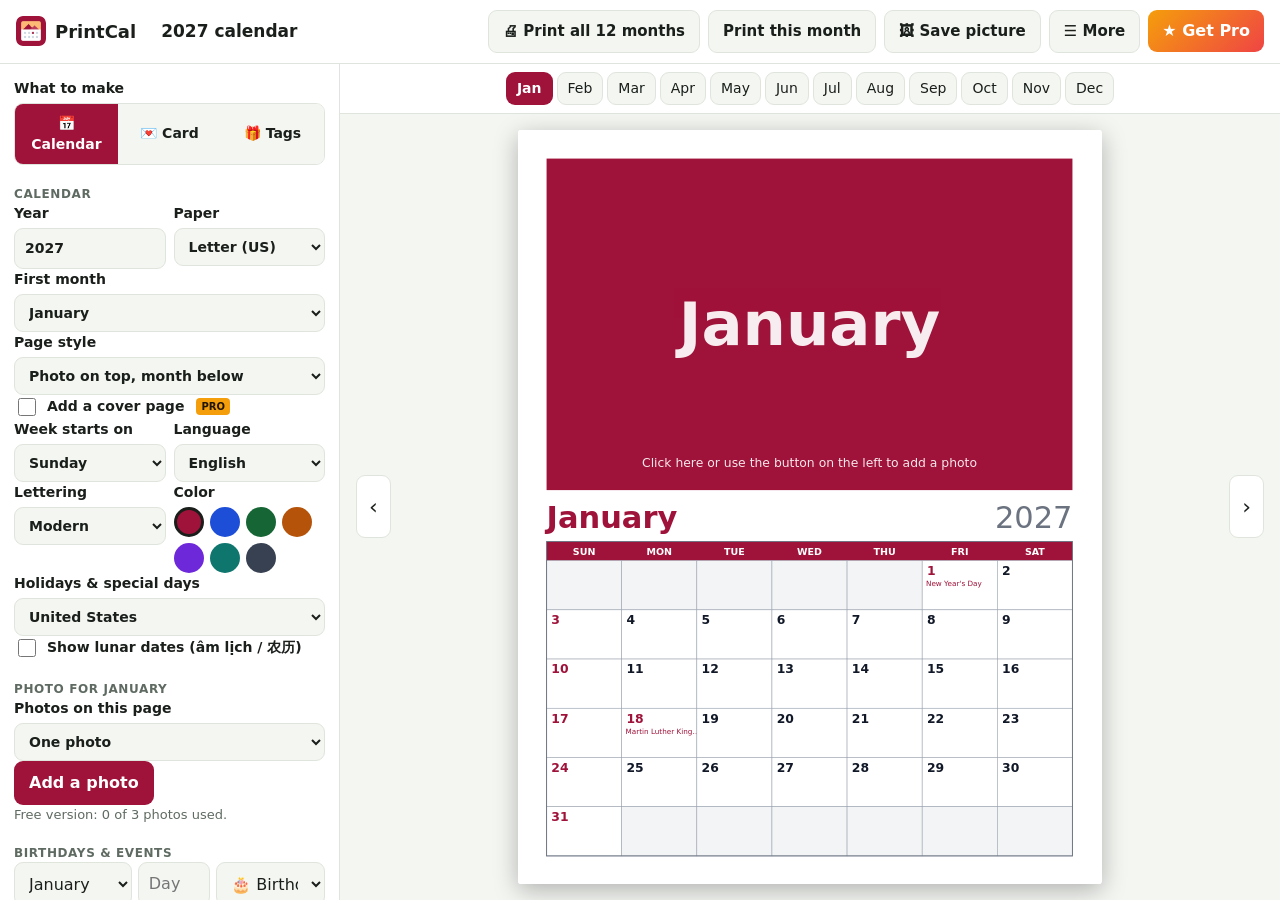
<file: index.html>
<!doctype html>
<html lang="en">
<head>
  <meta charset="utf-8">
  <meta name="viewport" content="width=device-width, initial-scale=1">
  <title>PrintCal – Photo Calendar Maker</title>
  <meta name="description" content="Make and print your own calendar with family photos, birthdays, holidays for 8 countries and lunar dates. Any start month, A3 to A5. Simple, private and offline.">
  <meta name="theme-color" content="#9f1239">
  <link rel="manifest" href="manifest.json">
  <link rel="icon" href="icon-192.png">
  <link rel="stylesheet" href="style.css">
  <style id="pageRule"></style>
</head>
<body>
  <header class="topbar">
    <div class="brand"><img src="icon-192.png" alt="" width="30" height="30"><span>PrintCal</span></div>
    <span class="tree-title" id="headline"></span>
    <div class="top-btns">
      <button id="printAll" class="tb">🖨 Print all 12 months</button>
      <button id="printOne" class="tb">Print this month</button>
      <button id="imgBtn" class="tb">🖼 Save picture</button>
      <button id="moreBtn" class="tb">☰ More</button>
      <button id="proBtn" class="pro-btn" hidden>★ Get Pro</button>
    </div>
    <div id="menu" class="menu" hidden>
      <button id="pdfBtn">📄 Save as a PDF <span class="badge pro-only">PRO</span></button>
      <button id="yearBtn">Print the whole year on one page <span class="badge pro-only">PRO</span></button>
      <button id="kinBtn">Add birthdays from a Kinleaf family tree backup…</button>
      <button id="backupBtn">Save a backup file</button>
      <button id="restoreFileBtn">Open a backup file…</button>
      <button id="sampleBtn">Load the sample calendar</button>
      <button id="clearBtn" class="danger">Start a new empty calendar…</button>
      <a href="help.html" target="_blank" rel="noopener">❓ How to use PrintCal</a>
      <a href="mailto:thequan03072002@gmail.com?subject=PrintCal%20feedback">✉ Feedback &amp; support</a>
      <a href="https://apps.microsoft.com/detail/9NRR32J91340" target="_blank" rel="noopener">More apps: Kinleaf family tree maker</a>
      <a href="https://apps.microsoft.com/detail/9NPWMMZ1NPPV" target="_blank" rel="noopener">More apps: PDF Toolbox</a>
      <a href="https://apps.microsoft.com/detail/9PJSZZRXMDWN" target="_blank" rel="noopener">More apps: ColorPress coloring page maker</a>
      <a href="https://apps.microsoft.com/detail/9NDCRGD5QFJ4" target="_blank" rel="noopener">More apps: RecipePress family cookbook maker</a>
    </div>
    <input id="fileIn" type="file" hidden>
  </header>

  <main class="layout">
    <aside class="left">
      <div class="field">What to make<div id="makeSeg" class="seg"><button data-v="calendar">📅 Calendar</button><button data-v="card">💌 Card</button><button data-v="tags">🎁 Tags</button></div></div>
      <div id="cardBox" hidden>
        <h2>Words</h2>
        <label id="cOccRow" class="field">Occasion<select id="cOcc"></select></label>
        <label class="field">Greeting<select id="cGreet"></select></label>
        <label id="cCustomRow" class="field" hidden>Your greeting<input id="cCustom" type="text" maxlength="40" placeholder="e.g. Peace & Joy"></label>
        <div id="cardOnly">
          <label class="field">Message<textarea id="cMsg" rows="2" maxlength="140"></textarea></label>
          <label class="field">Signed<input id="cSign" type="text" maxlength="50" placeholder="e.g. Love, The Carter Family"></label>
          <label class="check"><input id="cYear" type="checkbox"> Show the year</label>
          <button id="photoPrintBtn" class="ghost" type="button" style="width:100%;margin:6px 0 10px">📷 Save for photo printing (5 × 7 in)</button>
          <label class="field">Layout<select id="cLay"><option value="left">Photo left, words right</option><option value="full">Big photo, words below</option></select></label>
        </div>
        <div id="tagOnly">
          <label class="field">To – one name on each line<textarea id="tTo" rows="5" placeholder="Grandma Rose&#10;Uncle Tom&#10;Emma"></textarea></label>
          <p id="tCount" class="hint"></p>
          <label class="field">From<input id="tFrom" type="text" maxlength="40" placeholder="e.g. The Carters"></label>
        </div>
        <label class="field">Design<select id="cTheme"></select></label>
        <label class="field">Paper<select id="paper2"><option value="letter">Letter (US)</option><option value="a4">A4</option></select></label>
        <p class="hint">Print on thick paper or card stock and cut along the dotted lines.</p>
      </div>
      <div id="calOnly">
      <h2>Calendar</h2>
      <div class="two">
        <label class="field">Year<input id="year" type="text" inputmode="numeric" maxlength="4"></label>
        <label class="field">Paper<select id="paper"><option value="letter">Letter (US)</option><option value="a4">A4</option><option value="a3">A3 – big wall calendar</option><option value="a5">A5 – desk calendar</option><option value="tabloid">Tabloid 11×17 in</option></select></label>
      </div>
      <label class="field">First month<select id="startMonth"></select></label>
      <label class="field">Page style
        <select id="layout"><option value="photo">Photo on top, month below</option><option value="grid">Big month grid, no photo</option></select></label>
      <label class="check"><input id="coverOn" type="checkbox"> Add a cover page <span class="badge pro-only">PRO</span></label>
      <label id="coverRow" class="field" hidden>Cover title<input id="coverTitle" type="text" maxlength="40" placeholder="e.g. The Carter Family"></label>
      <div class="two">
        <label class="field">Week starts on<select id="weekStart"><option value="0">Sunday</option><option value="1">Monday</option></select></label>
        <label class="field">Language<select id="locale">
          <option value="en-US">English</option><option value="es">Español</option><option value="fr">Français</option><option value="de">Deutsch</option><option value="it">Italiano</option><option value="pt">Português</option><option value="nl">Nederlands</option><option value="pl">Polski</option><option value="vi">Tiếng Việt</option>
        </select></label>
      </div>
      <div class="two">
        <label class="field">Lettering<select id="font"><option value="sans">Modern</option><option value="serif">Classic</option></select></label>
        <div class="field">Color<div id="swatches" class="swatches"></div></div>
      </div>
      <label class="field">Holidays &amp; special days<select id="holidays"></select></label>
      <label class="check"><input id="lunar" type="checkbox"> Show lunar dates (âm lịch / 农历)</label>
      </div>
      <div id="photoBox">

      <h2 id="photoHead">Photo</h2>
      <label id="collageRow" class="field">Photos on this page<select id="collage"><option value="1">One photo</option><option value="2">Two side by side</option><option value="3">One large + two small</option><option value="4">Four photos</option></select></label>
      <div class="row-btns" style="margin-top:0">
        <button id="photoBtn" class="primary">Add a photo</button>
        <button id="photoDel" class="ghost" hidden>Remove</button>
      </div>
      <label id="zoomRow" class="field" hidden>Zoom<input id="photoZoom" type="range" min="1" max="3" step="0.02" value="1"></label>
      <p id="photoHint" class="hint"></p>
      </div>
      <div id="evBox">

      <h2>Birthdays &amp; events</h2>
      <div class="three">
        <select id="evMonth" aria-label="Month"></select>
        <input id="evDay" type="text" inputmode="numeric" maxlength="2" placeholder="Day" aria-label="Day">
        <select id="evType" aria-label="Type"><option value="b">🎂 Birthday</option><option value="a">♥ Anniversary</option><option value="o">• Other</option></select>
      </div>
      <div class="addrow">
        <input id="evText" type="text" maxlength="40" placeholder="Name or event, e.g. Grandma Rose">
        <input id="evYear" class="ev-year" type="text" inputmode="numeric" maxlength="4" placeholder="Year" aria-label="Year of birth or wedding (optional)" title="Year of birth or wedding (optional) – the calendar then shows the age, e.g. Emma (8)">
        <button id="evAdd" class="primary">Add</button>
      </div>
      <p class="hint">Year (optional): the calendar shows the age or the years married, e.g. 🎂 Emma (8). 📷 puts a photo in that day's box<span class="pro-only"> (Pro)</span>.</p>
      <ul id="events" class="events"></ul>
      <p id="countLine" class="hint"></p>
      </div>
      <p class="fb-note">💬 Something not working the way you want? Tell me – <a href="mailto:thequan03072002@gmail.com?subject=PrintCal%20feedback">thequan03072002@gmail.com</a>. I read every message and improve the app.</p>
    </aside>

    <section class="stage">
      <div id="months" class="months"></div>
      <div class="preview">
        <button id="prev" class="nav" title="Previous month">‹</button>
        <div id="page" style="height:100%;display:flex;align-items:center;justify-content:center;min-width:0;flex:1"></div>
        <button id="next" class="nav" title="Next month">›</button>
      </div>
    </section>
  </main>

  <dialog id="proDialog" class="dlg">
    <h2>PrintCal Pro</h2>
    <p class="muted">One-time purchase. Yours forever on this Microsoft account.</p>
    <ul class="pro-list">
      <li><strong>Photos for every month</strong> – up to 4 per page as a collage <span class="muted">(Free: 3 photos)</span></li>
      <li><strong>Unlimited birthdays and events</strong> <span class="muted">(Free: 12)</span></li>
      <li><strong>Whole year on one page</strong> – a wall planner to print</li>
      <li><strong>Save the whole calendar as a PDF</strong> – print it at a copy shop or send it to family</li>
      <li><strong>All card and gift tag designs</strong> for every occasion – birthdays, weddings, baby, graduation, Tết and more <span class="muted">(Free: 2 designs for each occasion)</span></li>
      <li><strong>Order prints at a photo shop</strong> – save each card as a 5 × 7 in photo</li>
      <li><strong>Cover page</strong> – your favourite photo (or a collage), the year and your family name on the front</li>
      <li><strong>Photos in the day boxes</strong> – a face on every birthday and anniversary</li>
    </ul>
    <p class="fb-note">💬 Something not working the way you want? Tell me – <a href="mailto:thequan03072002@gmail.com?subject=PrintCal%20feedback">thequan03072002@gmail.com</a>. I read every message and improve the app.</p>
    <p id="proMsg" class="pro-msg" hidden></p>
    <div class="row-btns">
      <button id="buyBtn" class="primary" autofocus>Unlock Pro</button>
      <button id="restoreBtn" class="ghost">Restore purchase</button>
      <button id="closePro" class="ghost">Not now</button>
    </div>
  </dialog>

  <div id="toast" class="toast" hidden></div>
  <div id="printArea"></div>
  <script src="app.js"></script>
</body>
</html>
</file>
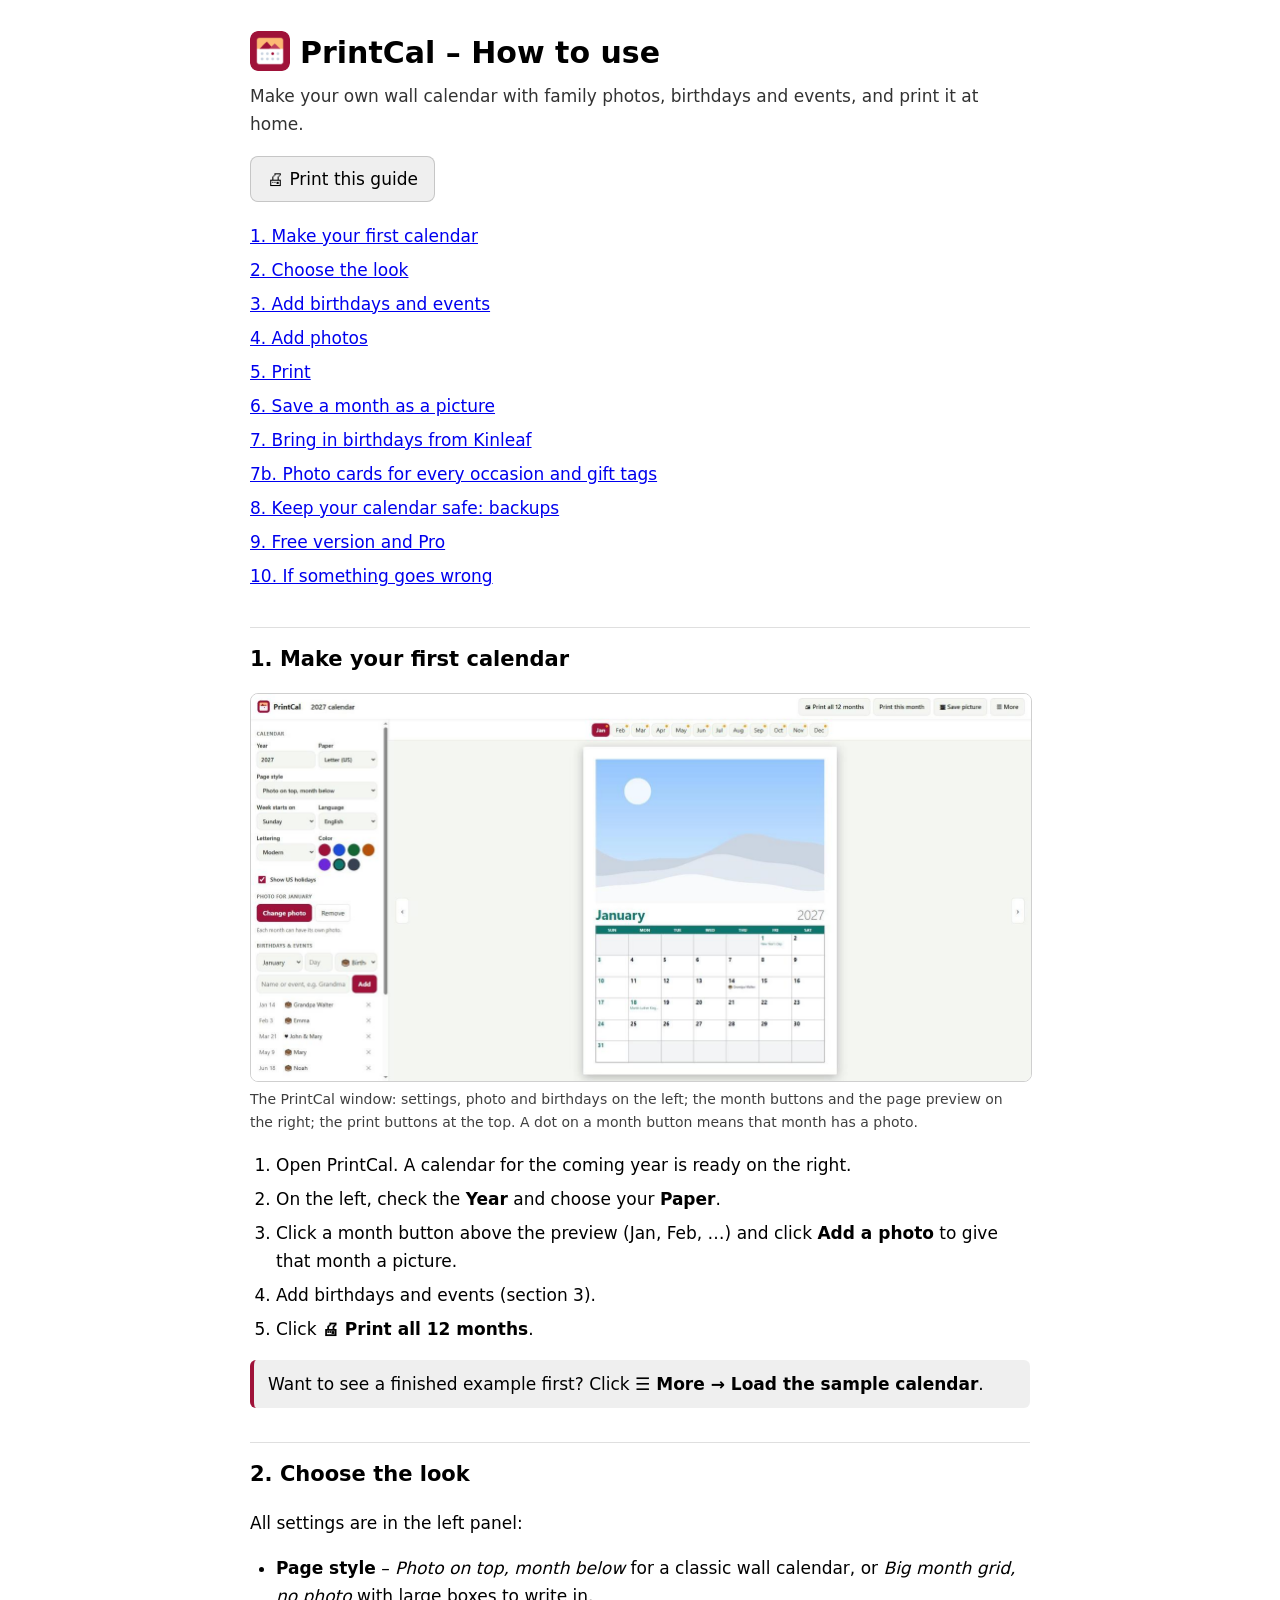
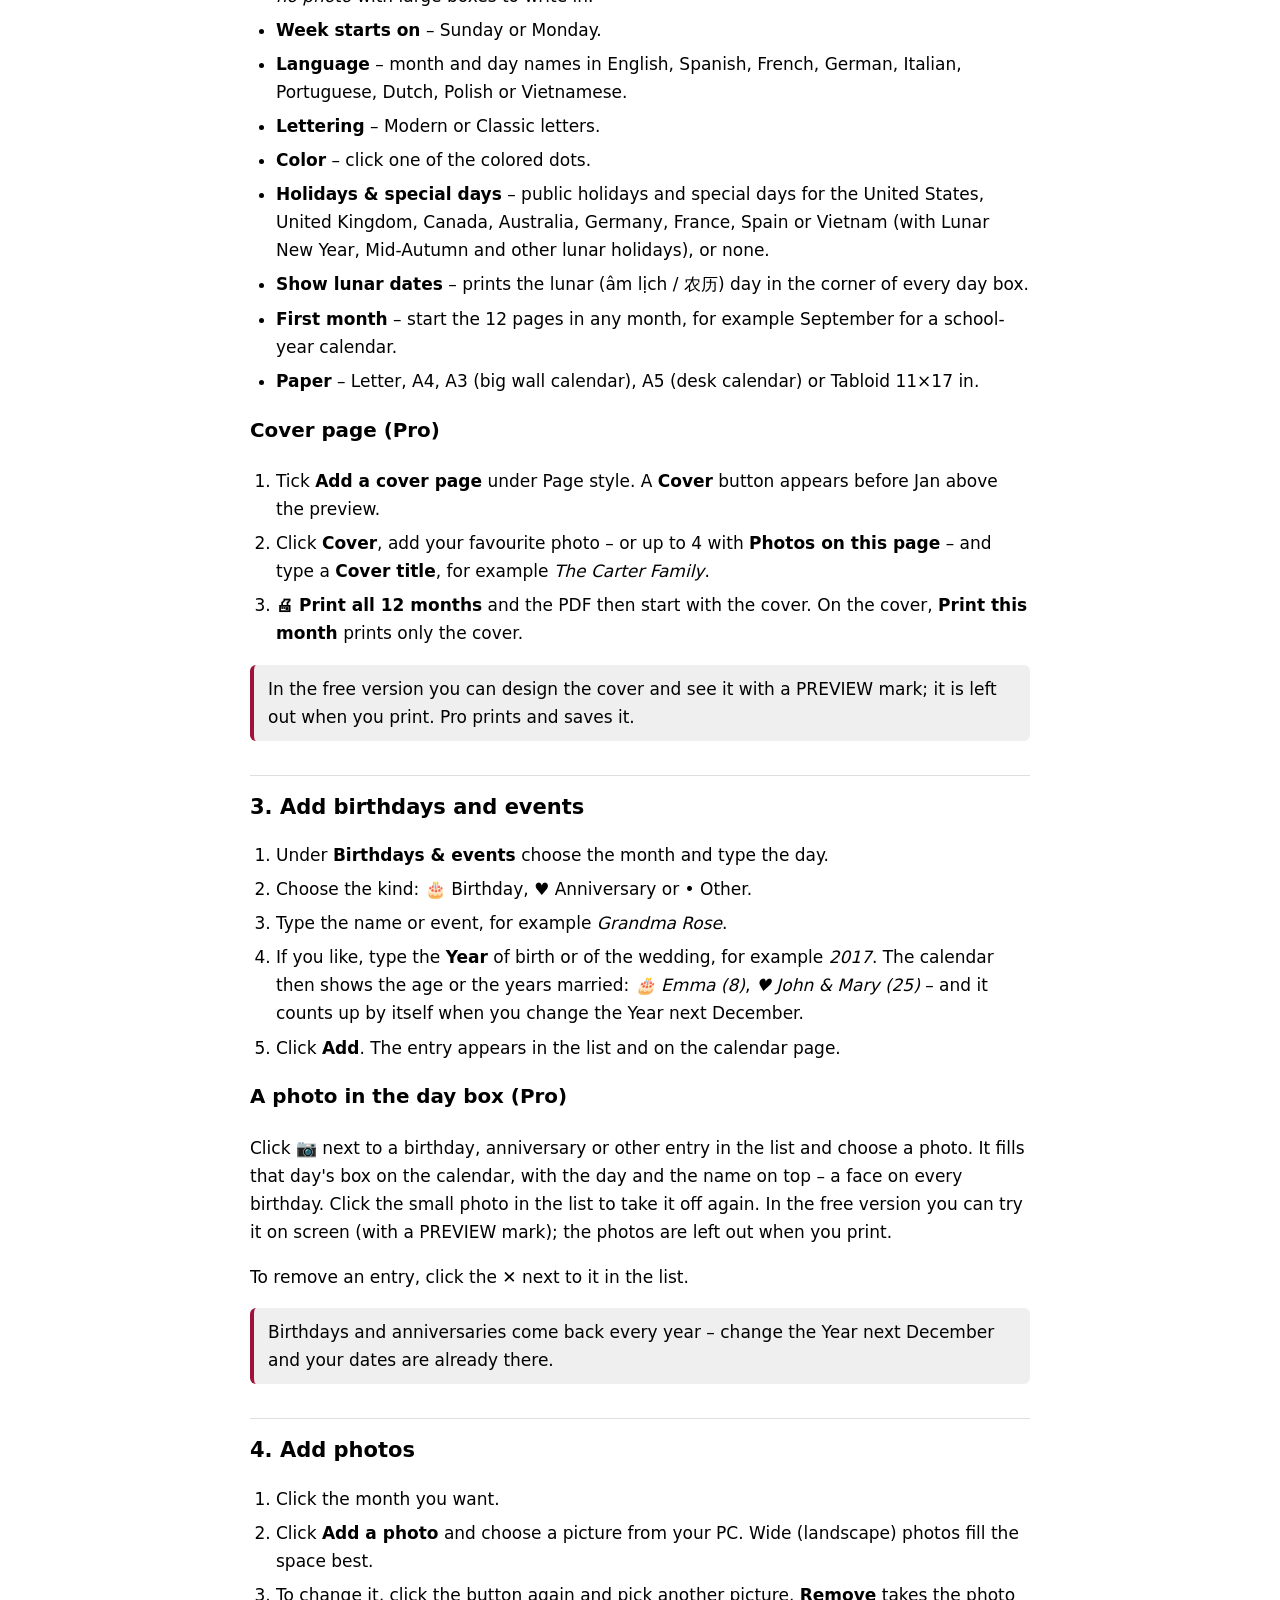
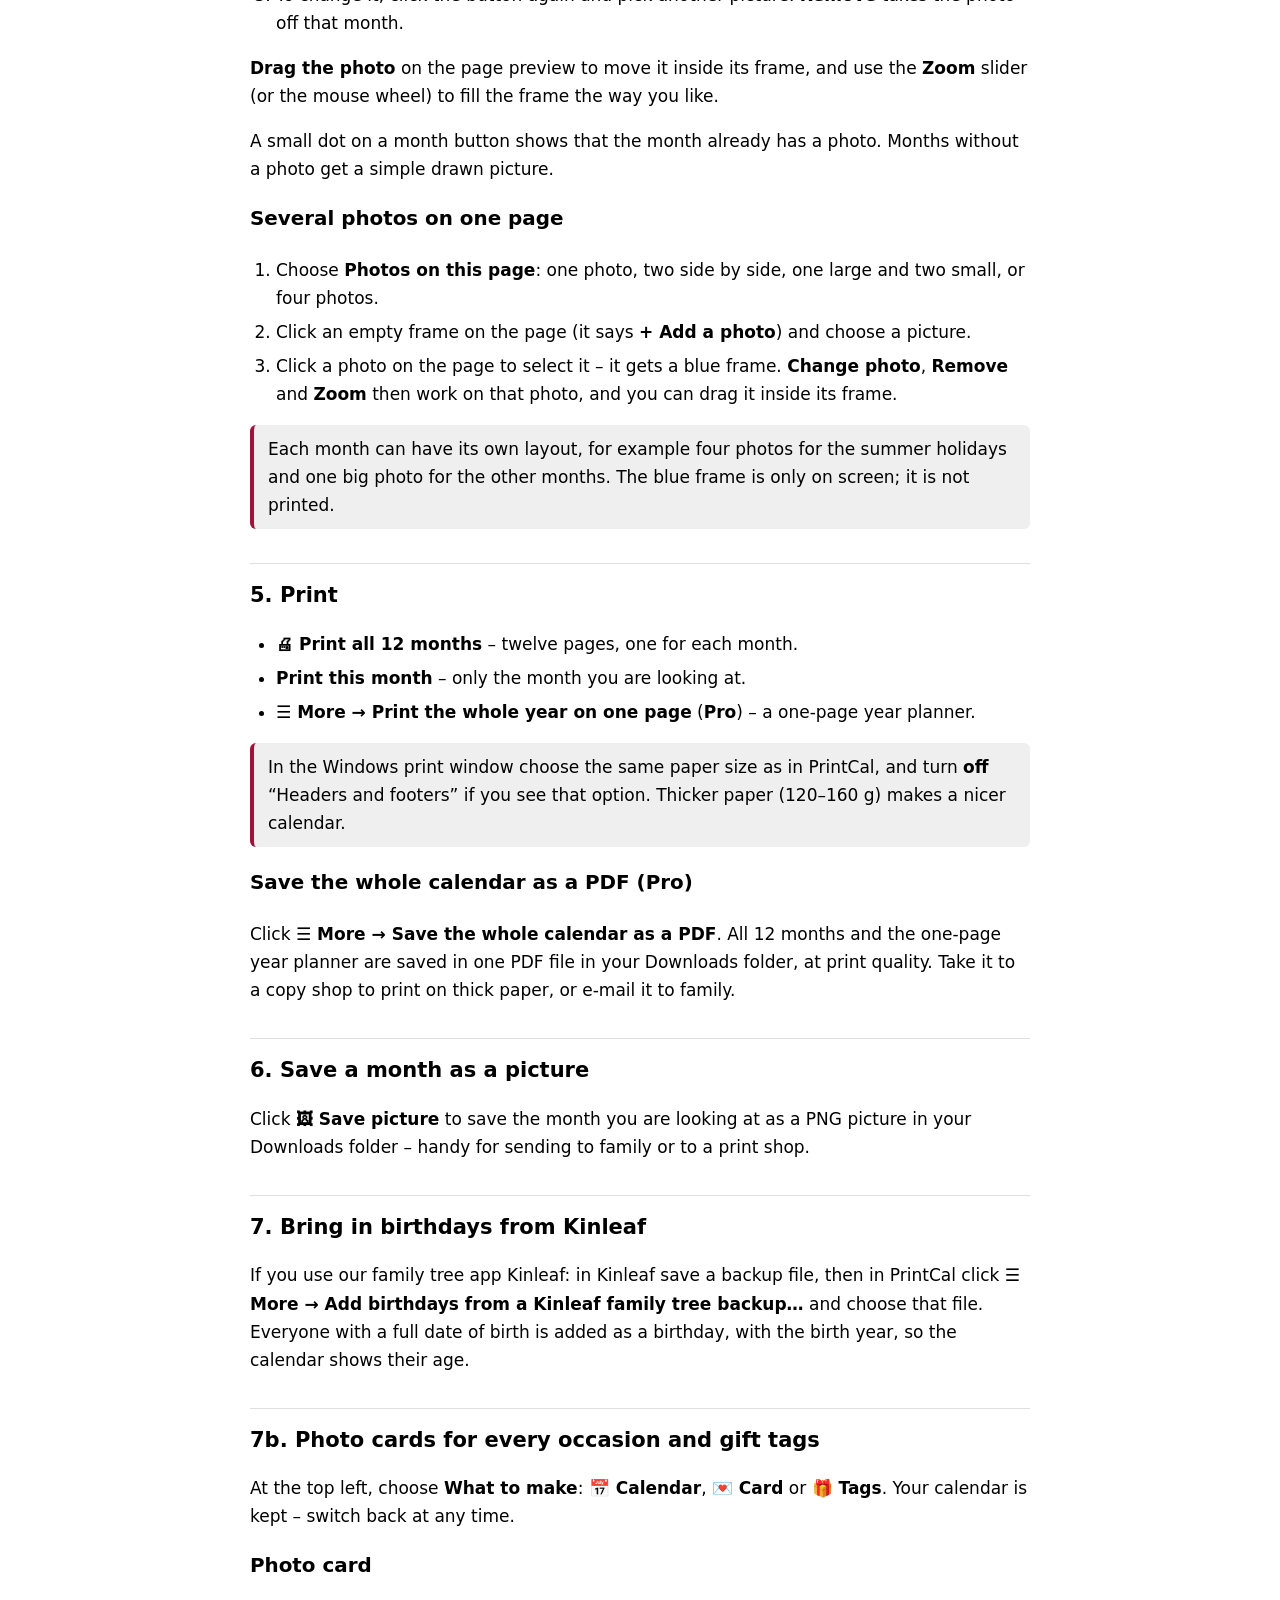
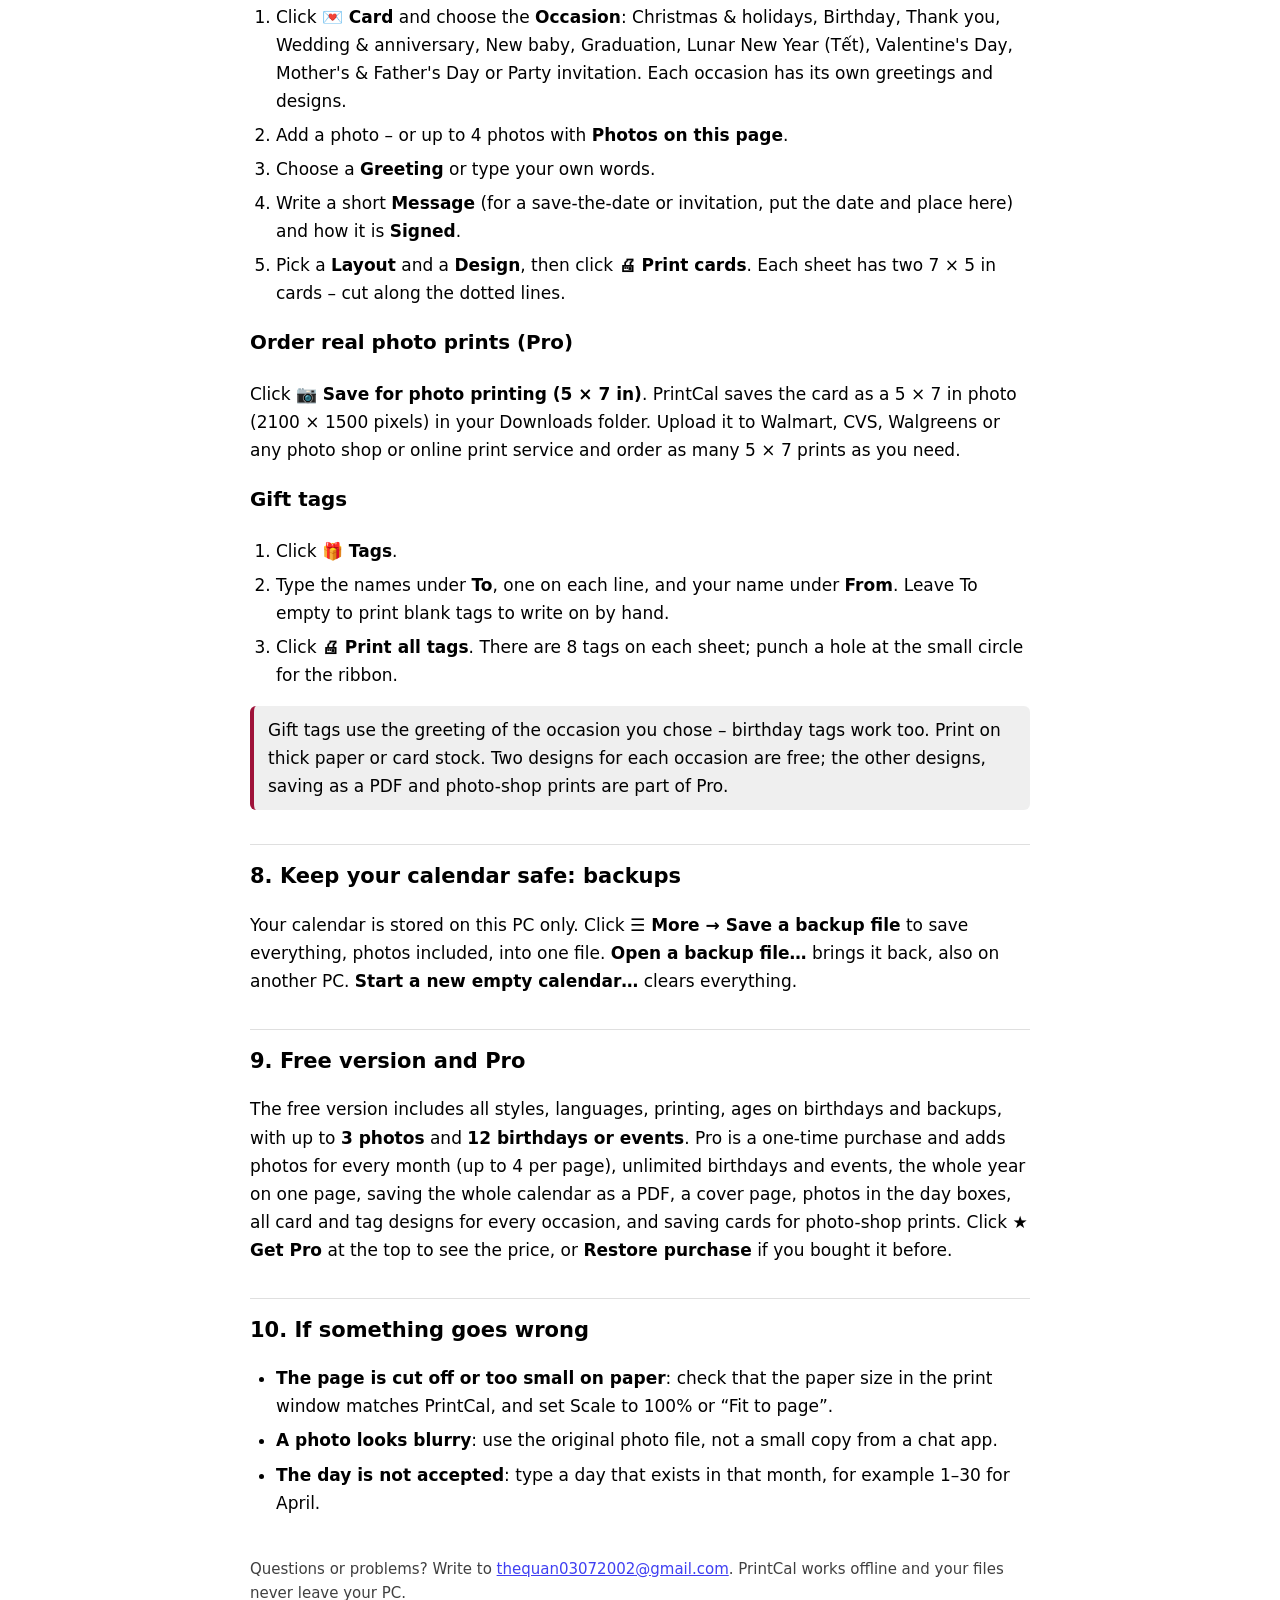
<file: help.html>
<!doctype html><html lang="en"><head><meta charset="utf-8"><meta name="viewport" content="width=device-width, initial-scale=1"><title>PrintCal – How to use</title><link rel="icon" href="icon-192.png"><style>:root{--a:#9f1239;color-scheme:light dark}body{font:17px/1.65 "Segoe UI",system-ui,sans-serif;max-width:780px;margin:0 auto;padding:28px 20px 60px}h1{font-size:30px;margin:0 0 4px}h1 img{vertical-align:-8px;border-radius:8px;margin-right:10px}h2{font-size:21px;margin:34px 0 8px;padding-top:14px;border-top:1px solid #8884}.lead{opacity:.8;margin:0 0 18px}ol,ul{padding-left:26px}li{margin:6px 0}.tip{border-left:4px solid var(--a);background:#8882;padding:10px 14px;border-radius:6px;margin:12px 0}.toc a{display:block;padding:3px 0}kbd{border:1px solid #8886;border-bottom-width:2px;border-radius:5px;padding:1px 6px;font:14px "Segoe UI",sans-serif}.foot{margin-top:40px;opacity:.75;font-size:15px}button{font:inherit;padding:8px 16px;border-radius:8px;border:1px solid #8886;cursor:pointer}@media print{.noprint{display:none}}figure{margin:16px 0}figure img{display:block;max-width:100%;height:auto;border:1px solid #8886;border-radius:8px}figcaption{font-size:14px;opacity:.75;margin-top:6px}</style></head><body><h1><img src="icon-192.png" width="40" height="40" alt="">PrintCal – How to use</h1><p class="lead">Make your own wall calendar with family photos, birthdays and events, and print it at home.</p><p class="noprint"><button onclick="print()">🖨 Print this guide</button></p><div class="toc noprint"><a href="#s0">1. Make your first calendar</a><a href="#s1">2. Choose the look</a><a href="#s2">3. Add birthdays and events</a><a href="#s3">4. Add photos</a><a href="#s4">5. Print</a><a href="#s5">6. Save a month as a picture</a><a href="#s6">7. Bring in birthdays from Kinleaf</a><a href="#s6b">7b. Photo cards for every occasion and gift tags</a><a href="#s7">8. Keep your calendar safe: backups</a><a href="#s8">9. Free version and Pro</a><a href="#s9">10. If something goes wrong</a></div><h2 id="s0">1. Make your first calendar</h2><figure><img src="help-1.jpg" alt="" loading="lazy"><figcaption>The PrintCal window: settings, photo and birthdays on the left; the month buttons and the page preview on the right; the print buttons at the top. A dot on a month button means that month has a photo.</figcaption></figure><ol><li>Open PrintCal. A calendar for the coming year is ready on the right.</li><li>On the left, check the <b>Year</b> and choose your <b>Paper</b>.</li><li>Click a month button above the preview (Jan, Feb, …) and click <b>Add a photo</b> to give that month a picture.</li><li>Add birthdays and events (section 3).</li><li>Click <b>🖨 Print all 12 months</b>.</li></ol><p class="tip">Want to see a finished example first? Click <b>☰ More → Load the sample calendar</b>.</p><h2 id="s1">2. Choose the look</h2><p>All settings are in the left panel:</p><ul><li><b>Page style</b> – <i>Photo on top, month below</i> for a classic wall calendar, or <i>Big month grid, no photo</i> with large boxes to write in.</li><li><b>Week starts on</b> – Sunday or Monday.</li><li><b>Language</b> – month and day names in English, Spanish, French, German, Italian, Portuguese, Dutch, Polish or Vietnamese.</li><li><b>Lettering</b> – Modern or Classic letters.</li><li><b>Color</b> – click one of the colored dots.</li><li><b>Holidays &amp; special days</b> – public holidays and special days for the United States, United Kingdom, Canada, Australia, Germany, France, Spain or Vietnam (with Lunar New Year, Mid-Autumn and other lunar holidays), or none.</li><li><b>Show lunar dates</b> – prints the lunar (âm lịch / 农历) day in the corner of every day box.</li><li><b>First month</b> – start the 12 pages in any month, for example September for a school-year calendar.</li><li><b>Paper</b> – Letter, A4, A3 (big wall calendar), A5 (desk calendar) or Tabloid 11×17 in.</li></ul><h3>Cover page (Pro)</h3><ol><li>Tick <b>Add a cover page</b> under Page style. A <b>Cover</b> button appears before Jan above the preview.</li><li>Click <b>Cover</b>, add your favourite photo – or up to 4 with <b>Photos on this page</b> – and type a <b>Cover title</b>, for example <i>The Carter Family</i>.</li><li><b>🖨 Print all 12 months</b> and the PDF then start with the cover. On the cover, <b>Print this month</b> prints only the cover.</li></ol><p class="tip">In the free version you can design the cover and see it with a PREVIEW mark; it is left out when you print. Pro prints and saves it.</p><h2 id="s2">3. Add birthdays and events</h2><ol><li>Under <b>Birthdays &amp; events</b> choose the month and type the day.</li><li>Choose the kind: 🎂 Birthday, ♥ Anniversary or • Other.</li><li>Type the name or event, for example <i>Grandma Rose</i>.</li><li>If you like, type the <b>Year</b> of birth or of the wedding, for example <i>2017</i>. The calendar then shows the age or the years married: <i>🎂 Emma (8)</i>, <i>♥ John &amp; Mary (25)</i> – and it counts up by itself when you change the Year next December.</li><li>Click <b>Add</b>. The entry appears in the list and on the calendar page.</li></ol><h3>A photo in the day box (Pro)</h3><p>Click <b>📷</b> next to a birthday, anniversary or other entry in the list and choose a photo. It fills that day's box on the calendar, with the day and the name on top – a face on every birthday. Click the small photo in the list to take it off again. In the free version you can try it on screen (with a PREVIEW mark); the photos are left out when you print.</p><p>To remove an entry, click the <b>✕</b> next to it in the list.</p><p class="tip">Birthdays and anniversaries come back every year – change the Year next December and your dates are already there.</p><h2 id="s3">4. Add photos</h2><ol><li>Click the month you want.</li><li>Click <b>Add a photo</b> and choose a picture from your PC. Wide (landscape) photos fill the space best.</li><li>To change it, click the button again and pick another picture. <b>Remove</b> takes the photo off that month.</li></ol><p><b>Drag the photo</b> on the page preview to move it inside its frame, and use the <b>Zoom</b> slider (or the mouse wheel) to fill the frame the way you like.</p><p>A small dot on a month button shows that the month already has a photo. Months without a photo get a simple drawn picture.</p><h3>Several photos on one page</h3><ol><li>Choose <b>Photos on this page</b>: one photo, two side by side, one large and two small, or four photos.</li><li>Click an empty frame on the page (it says <b>+ Add a photo</b>) and choose a picture.</li><li>Click a photo on the page to select it – it gets a blue frame. <b>Change photo</b>, <b>Remove</b> and <b>Zoom</b> then work on that photo, and you can drag it inside its frame.</li></ol><p class="tip">Each month can have its own layout, for example four photos for the summer holidays and one big photo for the other months. The blue frame is only on screen; it is not printed.</p><h2 id="s4">5. Print</h2><ul><li><b>🖨 Print all 12 months</b> – twelve pages, one for each month.</li><li><b>Print this month</b> – only the month you are looking at.</li><li><b>☰ More → Print the whole year on one page</b> (<b>Pro</b>) – a one-page year planner.</li></ul><p class="tip">In the Windows print window choose the same paper size as in PrintCal, and turn <b>off</b> “Headers and footers” if you see that option. Thicker paper (120–160 g) makes a nicer calendar.</p><h3>Save the whole calendar as a PDF (Pro)</h3><p>Click <b>☰ More → Save the whole calendar as a PDF</b>. All 12 months and the one-page year planner are saved in one PDF file in your Downloads folder, at print quality. Take it to a copy shop to print on thick paper, or e-mail it to family.</p><h2 id="s5">6. Save a month as a picture</h2><p>Click <b>🖼 Save picture</b> to save the month you are looking at as a PNG picture in your Downloads folder – handy for sending to family or to a print shop.</p><h2 id="s6">7. Bring in birthdays from Kinleaf</h2><p>If you use our family tree app Kinleaf: in Kinleaf save a backup file, then in PrintCal click <b>☰ More → Add birthdays from a Kinleaf family tree backup…</b> and choose that file. Everyone with a full date of birth is added as a birthday, with the birth year, so the calendar shows their age.</p><h2 id="s6b">7b. Photo cards for every occasion and gift tags</h2><p>At the top left, choose <b>What to make</b>: <b>📅 Calendar</b>, <b>💌 Card</b> or <b>🎁 Tags</b>. Your calendar is kept – switch back at any time.</p><h3>Photo card</h3><ol><li>Click <b>💌 Card</b> and choose the <b>Occasion</b>: Christmas &amp; holidays, Birthday, Thank you, Wedding &amp; anniversary, New baby, Graduation, Lunar New Year (Tết), Valentine's Day, Mother's &amp; Father's Day or Party invitation. Each occasion has its own greetings and designs.</li><li>Add a photo – or up to 4 photos with <b>Photos on this page</b>.</li><li>Choose a <b>Greeting</b> or type your own words.</li><li>Write a short <b>Message</b> (for a save-the-date or invitation, put the date and place here) and how it is <b>Signed</b>.</li><li>Pick a <b>Layout</b> and a <b>Design</b>, then click <b>🖨 Print cards</b>. Each sheet has two 7 × 5 in cards – cut along the dotted lines.</li></ol><h3>Order real photo prints (Pro)</h3><p>Click <b>📷 Save for photo printing (5 × 7 in)</b>. PrintCal saves the card as a 5 × 7 in photo (2100 × 1500 pixels) in your Downloads folder. Upload it to Walmart, CVS, Walgreens or any photo shop or online print service and order as many 5 × 7 prints as you need.</p><h3>Gift tags</h3><ol><li>Click <b>🎁 Tags</b>.</li><li>Type the names under <b>To</b>, one on each line, and your name under <b>From</b>. Leave To empty to print blank tags to write on by hand.</li><li>Click <b>🖨 Print all tags</b>. There are 8 tags on each sheet; punch a hole at the small circle for the ribbon.</li></ol><p class="tip">Gift tags use the greeting of the occasion you chose – birthday tags work too. Print on thick paper or card stock. Two designs for each occasion are free; the other designs, saving as a PDF and photo-shop prints are part of Pro.</p><h2 id="s7">8. Keep your calendar safe: backups</h2><p>Your calendar is stored on this PC only. Click <b>☰ More → Save a backup file</b> to save everything, photos included, into one file. <b>Open a backup file…</b> brings it back, also on another PC. <b>Start a new empty calendar…</b> clears everything.</p><h2 id="s8">9. Free version and Pro</h2><p>The free version includes all styles, languages, printing, ages on birthdays and backups, with up to <b>3 photos</b> and <b>12 birthdays or events</b>. Pro is a one-time purchase and adds photos for every month (up to 4 per page), unlimited birthdays and events, the whole year on one page, saving the whole calendar as a PDF, a cover page, photos in the day boxes, all card and tag designs for every occasion, and saving cards for photo-shop prints. Click <b>★ Get Pro</b> at the top to see the price, or <b>Restore purchase</b> if you bought it before.</p><h2 id="s9">10. If something goes wrong</h2><ul><li><b>The page is cut off or too small on paper</b>: check that the paper size in the print window matches PrintCal, and set Scale to 100% or “Fit to page”.</li><li><b>A photo looks blurry</b>: use the original photo file, not a small copy from a chat app.</li><li><b>The day is not accepted</b>: type a day that exists in that month, for example 1–30 for April.</li></ul><p class="foot">Questions or problems? Write to <a href="mailto:thequan03072002@gmail.com">thequan03072002@gmail.com</a>. PrintCal works offline and your files never leave your PC.</p></body></html>
</file>
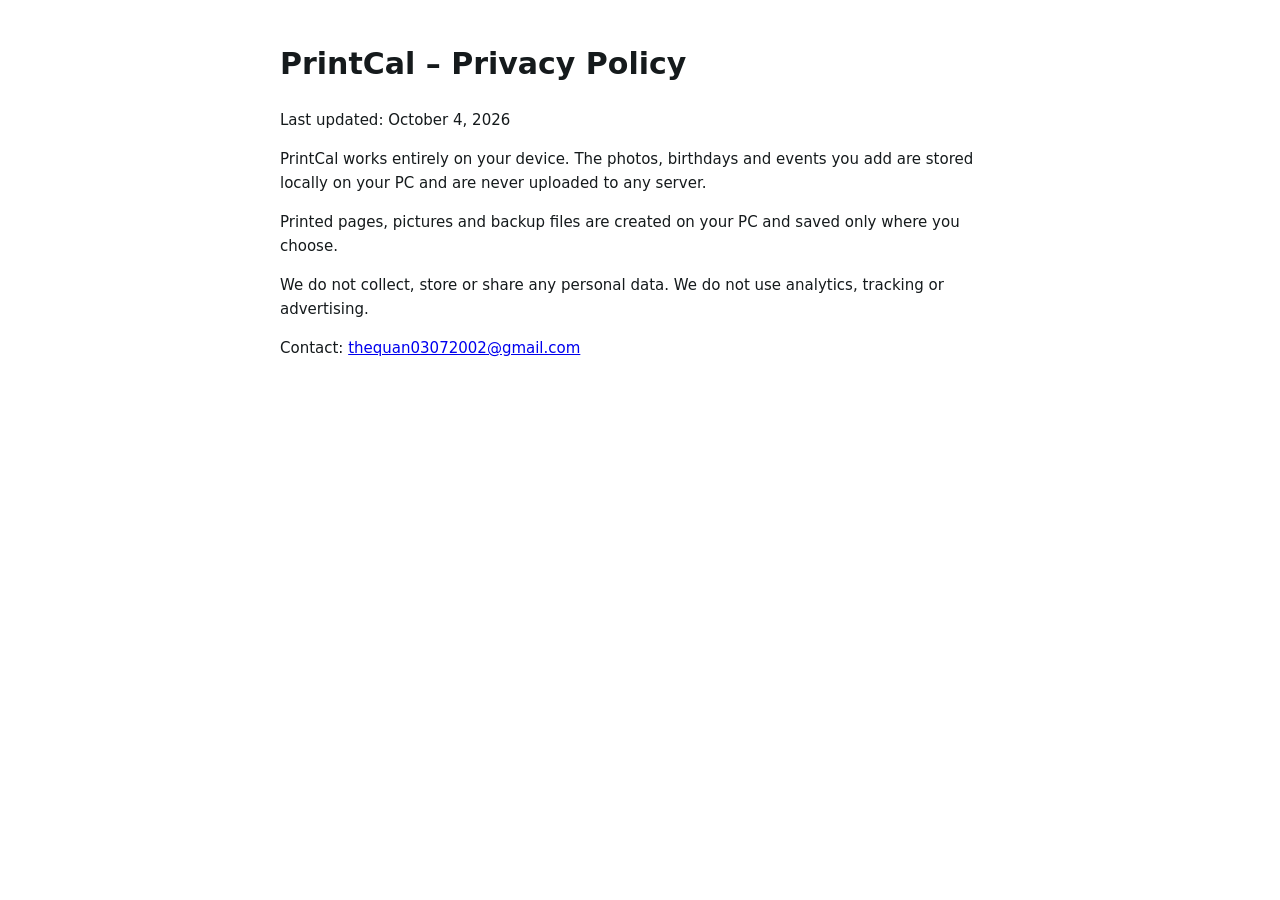
<file: privacy.html>
<!doctype html>
<html lang="en"><head><meta charset="utf-8"><meta name="viewport" content="width=device-width, initial-scale=1">
<title>PrintCal – Privacy Policy</title>
<style>body{font:15px/1.6 "Segoe UI",system-ui,sans-serif;max-width:720px;margin:40px auto;padding:0 16px;color:#151a1c}</style></head>
<body>
<h1>PrintCal – Privacy Policy</h1>
<p>Last updated: October 4, 2026</p>
<p>PrintCal works entirely on your device. The photos, birthdays and events you add are stored locally on your PC and are never uploaded to any server.</p>
<p>Printed pages, pictures and backup files are created on your PC and saved only where you choose.</p>
<p>We do not collect, store or share any personal data. We do not use analytics, tracking or advertising.</p>
<p>Contact: <a href="mailto:thequan03072002@gmail.com">thequan03072002@gmail.com</a></p>
</body></html>
</file>
<file: style.css>
:root {
  --bg: #f4f6f2; --card: #ffffff; --text: #1a1f1b; --muted: #5f6b62;
  --line: #dfe5dc; --accent: #9f1239; --accent-2: #fde8ee; --on-accent: #ffffff; --danger: #b42318;
  color-scheme: light dark;
}
@media (prefers-color-scheme: dark) {
  :root { --bg: #121613; --card: #1b211c; --text: #e9efe9; --muted: #9aa79d;
    --line: #2c362e; --accent: #fb7185; --accent-2: #3b1320; --on-accent: #2a0610; --danger: #f97066; }
}
* { box-sizing: border-box; }
html, body { height: 100%; }
body { margin: 0; font: 16px/1.5 "Segoe UI", system-ui, sans-serif; background: var(--bg); color: var(--text); display: flex; flex-direction: column; }
[hidden] { display: none !important; }
.topbar { position: relative; display: flex; align-items: center; gap: 14px; padding: 10px 16px; border-bottom: 1px solid var(--line); background: var(--card); }
.brand { display: flex; align-items: center; gap: 9px; font-weight: 700; font-size: 18px; }
.brand img { border-radius: 7px; }
.tree-title { flex: 1; min-width: 120px; font: 600 17px "Segoe UI", system-ui, sans-serif; padding: 8px 10px; border-radius: 9px; border: 1px solid transparent; background: transparent; color: var(--text); }
.tree-title:hover { border-color: var(--line); }
.top-btns { display: flex; gap: 8px; align-items: center; }
button { font: inherit; border-radius: 9px; padding: 9px 14px; cursor: pointer; border: 1px solid transparent; }
button:disabled { opacity: .45; cursor: not-allowed; }
.tb { background: var(--bg); color: var(--text); border-color: var(--line); font-weight: 600; font-size: 15px; }
.tb:hover, .ghost:hover { border-color: var(--accent); }
.primary { background: var(--accent); color: var(--on-accent); font-weight: 700; }
.ghost { background: transparent; color: var(--text); border-color: var(--line); }
.danger { color: var(--danger) !important; }
.pro-btn { background: linear-gradient(135deg, #f59e0b, #ef4444); color: #fff; font-weight: 700; border: 0; }
.pro-btn.is-pro { background: var(--accent-2); color: var(--accent); cursor: default; }
.badge { font-size: 10px; font-weight: 700; background: #f59e0b; color: #1f1503; border-radius: 4px; padding: 1px 5px; margin-left: 4px; vertical-align: 1px; }
body.unlocked .pro-only { display: none; }
.menu { position: absolute; right: 16px; top: 54px; z-index: 20; background: var(--card); border: 1px solid var(--line); border-radius: 12px; padding: 6px; display: flex; flex-direction: column; min-width: 300px; box-shadow: 0 10px 30px rgba(0,0,0,.25); }
.menu button, .menu a { text-align: left; background: transparent; color: var(--text); padding: 10px 12px; border-radius: 8px; text-decoration: none; font-size: 15px; }
.menu button:hover, .menu a:hover { background: var(--accent-2); }

.layout { flex: 1; min-height: 0; display: grid; grid-template-columns: 340px minmax(0, 1fr); }
.left, .right { background: var(--card); padding: 14px; overflow: auto; display: flex; flex-direction: column; gap: 10px; }
.left { border-right: 1px solid var(--line); }
.right { border-left: 1px solid var(--line); }
@media (max-width: 900px) { html, body { height: auto; } .layout { flex: none; grid-template-columns: 1fr; grid-template-rows: auto 70vh auto; } .left { max-height: 50vh; border-right: 0; border-bottom: 1px solid var(--line); } } /* narrow window: the page scrolls, so the settings get a usable height (was a 160px box) */
@media (max-width: 700px) { .topbar { flex-wrap: wrap; gap: 8px; } .top-btns { flex-wrap: wrap; } .tree-title { min-width: 0; } .menu { top: 100%; right: 8px; min-width: 0; max-width: calc(100vw - 16px); } }
input[type=text], input[type=search], select, textarea { font: inherit; padding: 9px 10px; border-radius: 9px; border: 1px solid var(--line); background: var(--bg); color: var(--text); width: 100%; }
input:focus, select:focus, textarea:focus, button:focus-visible { outline: 3px solid var(--accent); outline-offset: 1px; }
textarea { min-height: 70px; resize: vertical; }
.people { list-style: none; margin: 0; padding: 0; display: flex; flex-direction: column; gap: 2px; flex: 1; overflow: auto; }
.people button { width: 100%; text-align: left; background: transparent; color: var(--text); padding: 7px 9px; font-size: 15px; overflow: hidden; text-overflow: ellipsis; white-space: nowrap; }
.people button:hover { background: var(--bg); }
.people button.on { background: var(--accent-2); color: var(--accent); font-weight: 700; }
.people small { color: var(--muted); font-weight: 400; }
.hint { color: var(--muted); font-size: 13px; font-weight: 400; margin: 0; }
.muted { color: var(--muted); }

.stage { position: relative; min-width: 0; min-height: 0; display: flex; flex-direction: column; }
.stagebar { display: flex; justify-content: space-between; align-items: center; gap: 12px; padding: 8px 12px; border-bottom: 1px solid var(--line); background: var(--card); font-size: 14px; }
.stagebar label { display: flex; align-items: center; gap: 8px; color: var(--muted); min-width: 0; }
.stagebar select { width: auto; max-width: 340px; padding: 6px 8px; }
.zoom { display: flex; gap: 4px; }
.zoom button { background: var(--bg); color: var(--text); border-color: var(--line); padding: 5px 12px; font-weight: 700; }
#svg { flex: 1; width: 100%; min-height: 0; cursor: grab; touch-action: none; background: var(--bg); }
#svg.drag { cursor: grabbing; }
#svg .p { cursor: pointer; }
.stage-hint { position: absolute; left: 0; right: 0; bottom: 8px; text-align: center; color: var(--muted); font-size: 13px; margin: 0; pointer-events: none; }

.right h2 { font-size: 20px; margin: 0; }
.field { display: flex; flex-direction: column; gap: 4px; font-weight: 600; font-size: 14px; }
.two { display: grid; grid-template-columns: 1fr 1fr; gap: 8px; }
.seg { display: flex; gap: 0; border: 1px solid var(--line); border-radius: 9px; overflow: hidden; }
.seg button { flex: 1; border-radius: 0; background: var(--bg); color: var(--text); padding: 8px 6px; font-size: 14px; }
.seg button.on { background: var(--accent); color: var(--on-accent); font-weight: 700; }
.photo-row { display: flex; align-items: center; gap: 12px; }
.photo { width: 76px; height: 76px; border-radius: 50%; object-fit: cover; background: var(--accent-2); border: 2px solid var(--line); display: flex; align-items: center; justify-content: center; font-weight: 700; font-size: 24px; color: var(--accent); flex: none; }
.rel { display: grid; grid-template-columns: 1fr 1fr; gap: 8px; }
.rel button { background: var(--accent-2); color: var(--accent); font-weight: 700; font-size: 14px; padding: 10px 6px; }
.rel button:hover { outline: 2px solid var(--accent); }
.rel .wide { grid-column: 1 / -1; }
.check { display: flex; align-items: center; gap: 8px; font-weight: 600; font-size: 14px; }
.check input { width: 18px; height: 18px; accent-color: var(--accent); }
.sect { font-size: 12px; text-transform: uppercase; letter-spacing: .6px; color: var(--muted); margin: 8px 0 0; }
.empty-panel { color: var(--muted); text-align: center; margin-top: 30px; }

.dlg { border: 1px solid var(--line); border-radius: 16px; padding: 24px; background: var(--card); color: var(--text); max-width: 460px; width: calc(100% - 32px); }
.dlg::backdrop { background: rgba(0,0,0,.55); }
.dlg h2 { margin: 0 0 6px; font-size: 22px; }
.dlg .field { margin-top: 12px; }
.row-btns { display: flex; gap: 8px; flex-wrap: wrap; margin-top: 18px; }
.pro-list { padding-left: 20px; line-height: 1.8; }
.pro-msg { background: var(--accent-2); border-radius: 8px; padding: 9px 11px; }
.pick-list { display: flex; flex-direction: column; gap: 8px; margin-top: 12px; }
.pick-list button { background: var(--accent-2); color: var(--accent); font-weight: 700; text-align: left; }
.toast { position: fixed; left: 50%; bottom: 26px; transform: translateX(-50%); background: #1f2937; color: #fff; padding: 11px 18px; border-radius: 10px; z-index: 50; max-width: calc(100% - 24px); }

.left h2 { font-size: 12px; text-transform: uppercase; letter-spacing: .6px; color: var(--muted); margin: 10px 0 0; }
.three { display: grid; grid-template-columns: 1.3fr .8fr 1.2fr; gap: 6px; }
.addrow { display: flex; gap: 6px; }
.addrow input { flex: 1; }
.events { list-style: none; margin: 0; padding: 0; display: flex; flex-direction: column; gap: 2px; }
.events li { display: flex; align-items: center; gap: 8px; padding: 5px 6px; border-radius: 8px; font-size: 14px; }
.events li:hover { background: var(--bg); }
.events .when { color: var(--muted); font-variant-numeric: tabular-nums; min-width: 54px; }
.events .txt { flex: 1; overflow: hidden; text-overflow: ellipsis; white-space: nowrap; }
.events button { background: transparent; color: var(--muted); padding: 2px 8px; border-color: transparent; }
.events button:hover { color: var(--danger); border-color: var(--line); }
.stage { align-items: stretch; background: var(--bg); }
.months { display: flex; gap: 4px; padding: 8px 12px; flex-wrap: wrap; justify-content: center; border-bottom: 1px solid var(--line); background: var(--card); }
.months button { background: var(--bg); color: var(--text); border-color: var(--line); padding: 5px 10px; font-size: 14px; position: relative; }
.months button.on { background: var(--accent); color: var(--on-accent); font-weight: 700; border-color: transparent; }
.months button.has::after { content: ""; position: absolute; right: 3px; top: 3px; width: 6px; height: 6px; border-radius: 50%; background: #f59e0b; }
.preview { flex: 1; min-height: 0; display: flex; align-items: center; justify-content: center; padding: 16px; gap: 10px; }
.preview svg { max-width: 100%; max-height: 100%; width: auto; height: 100%; background: #fff; box-shadow: 0 6px 24px rgba(0,0,0,.28); border-radius: 3px; }
.nav { background: var(--card); color: var(--text); border-color: var(--line); font-size: 22px; padding: 14px 12px; }
.swatches { display: flex; gap: 6px; flex-wrap: wrap; }
.swatches button { width: 30px; height: 30px; border-radius: 50%; padding: 0; border: 3px solid transparent; }
.swatches button.on { border-color: var(--text); }

#printArea { display: none; }
@media print {
  body > *:not(#printArea) { display: none !important; }
  body { background: #fff; display: block; margin: 0; }
  #printArea { display: block; }
  #printArea svg { display: block; width: 100vw; height: 100vh; page-break-after: always; break-after: page; }
}
.fb-note { color: var(--muted); font-size: 12px; font-weight: 400; line-height: 1.45; margin: 10px 0 0; overflow-wrap: anywhere; }
.fb-note a { color: inherit; text-decoration: underline; }
.addrow .ev-year { flex: 0 0 68px; width: 68px; }
.events .evpic { flex: none; width: 30px; height: 30px; padding: 0; border-radius: 6px; overflow: hidden; display: flex; align-items: center; justify-content: center; border-color: var(--line); }
.events .evpic img { width: 100%; height: 100%; object-fit: cover; display: block; }
</file>
